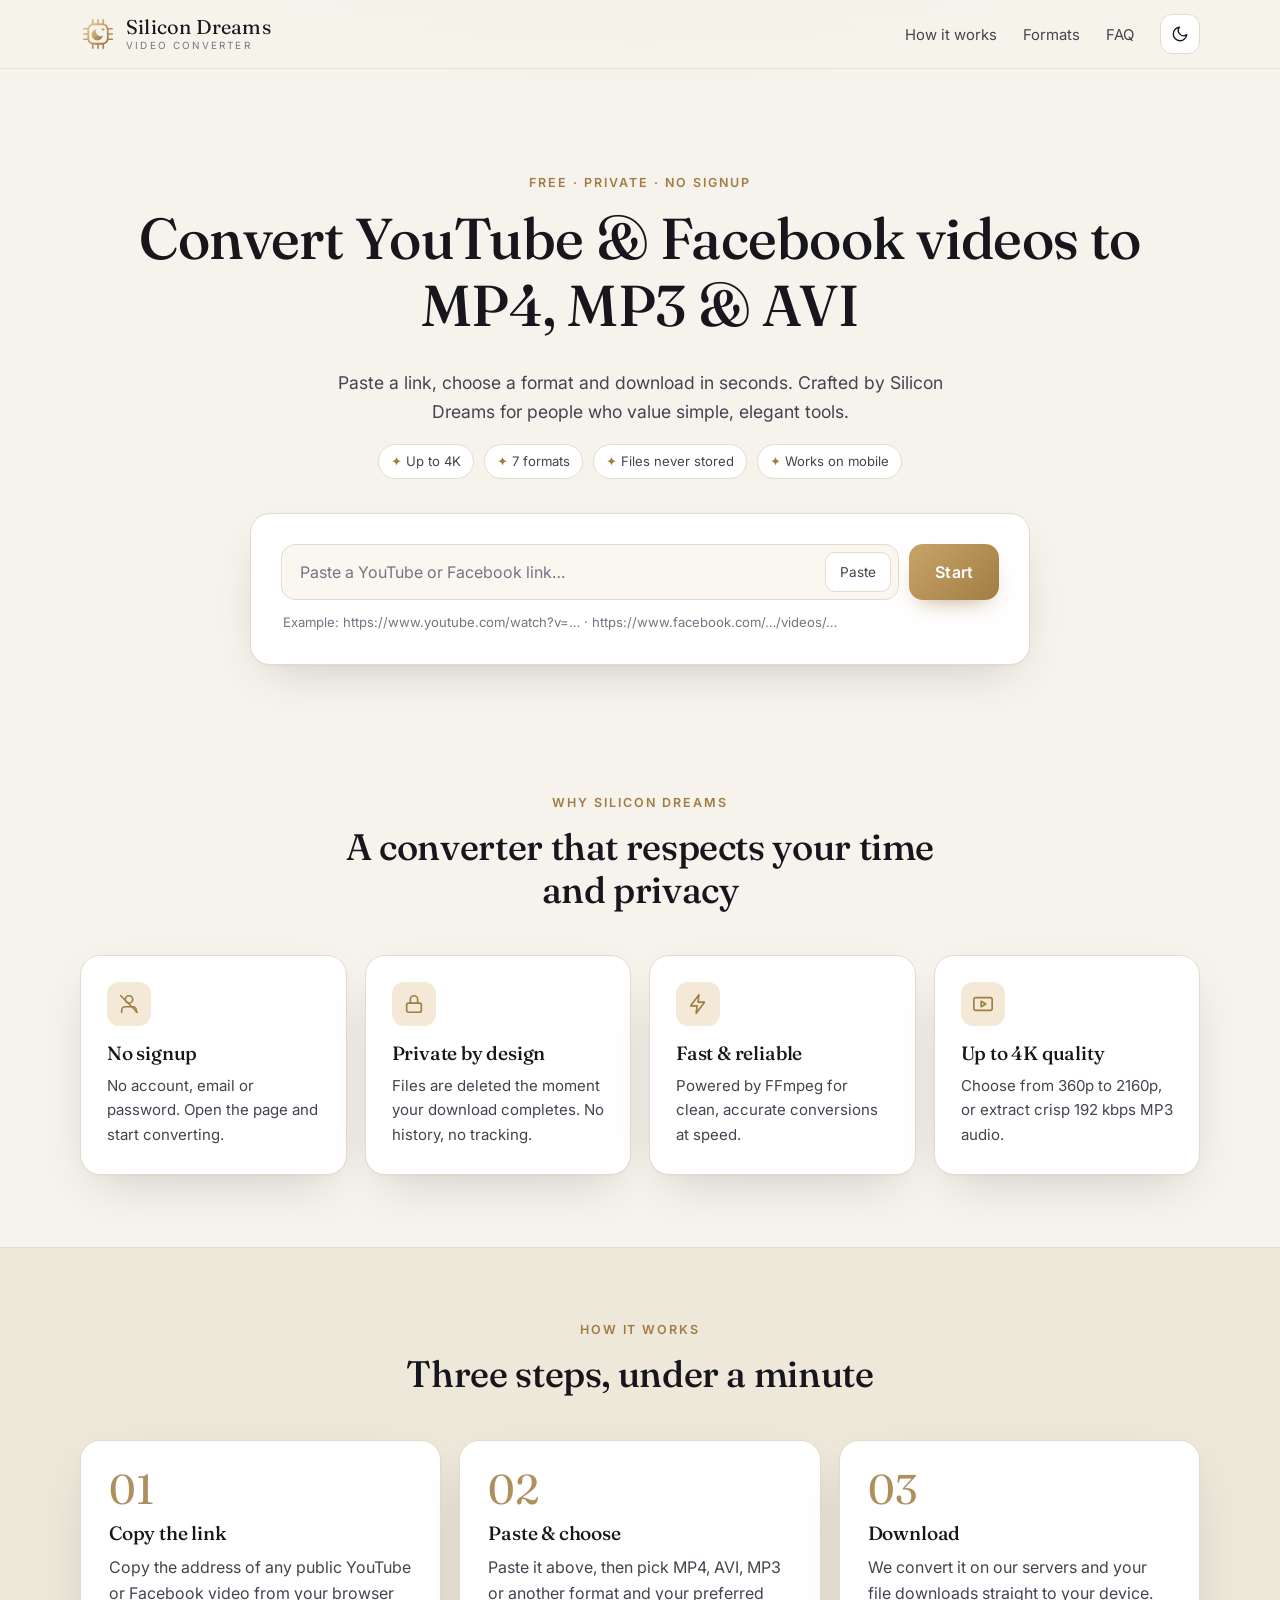
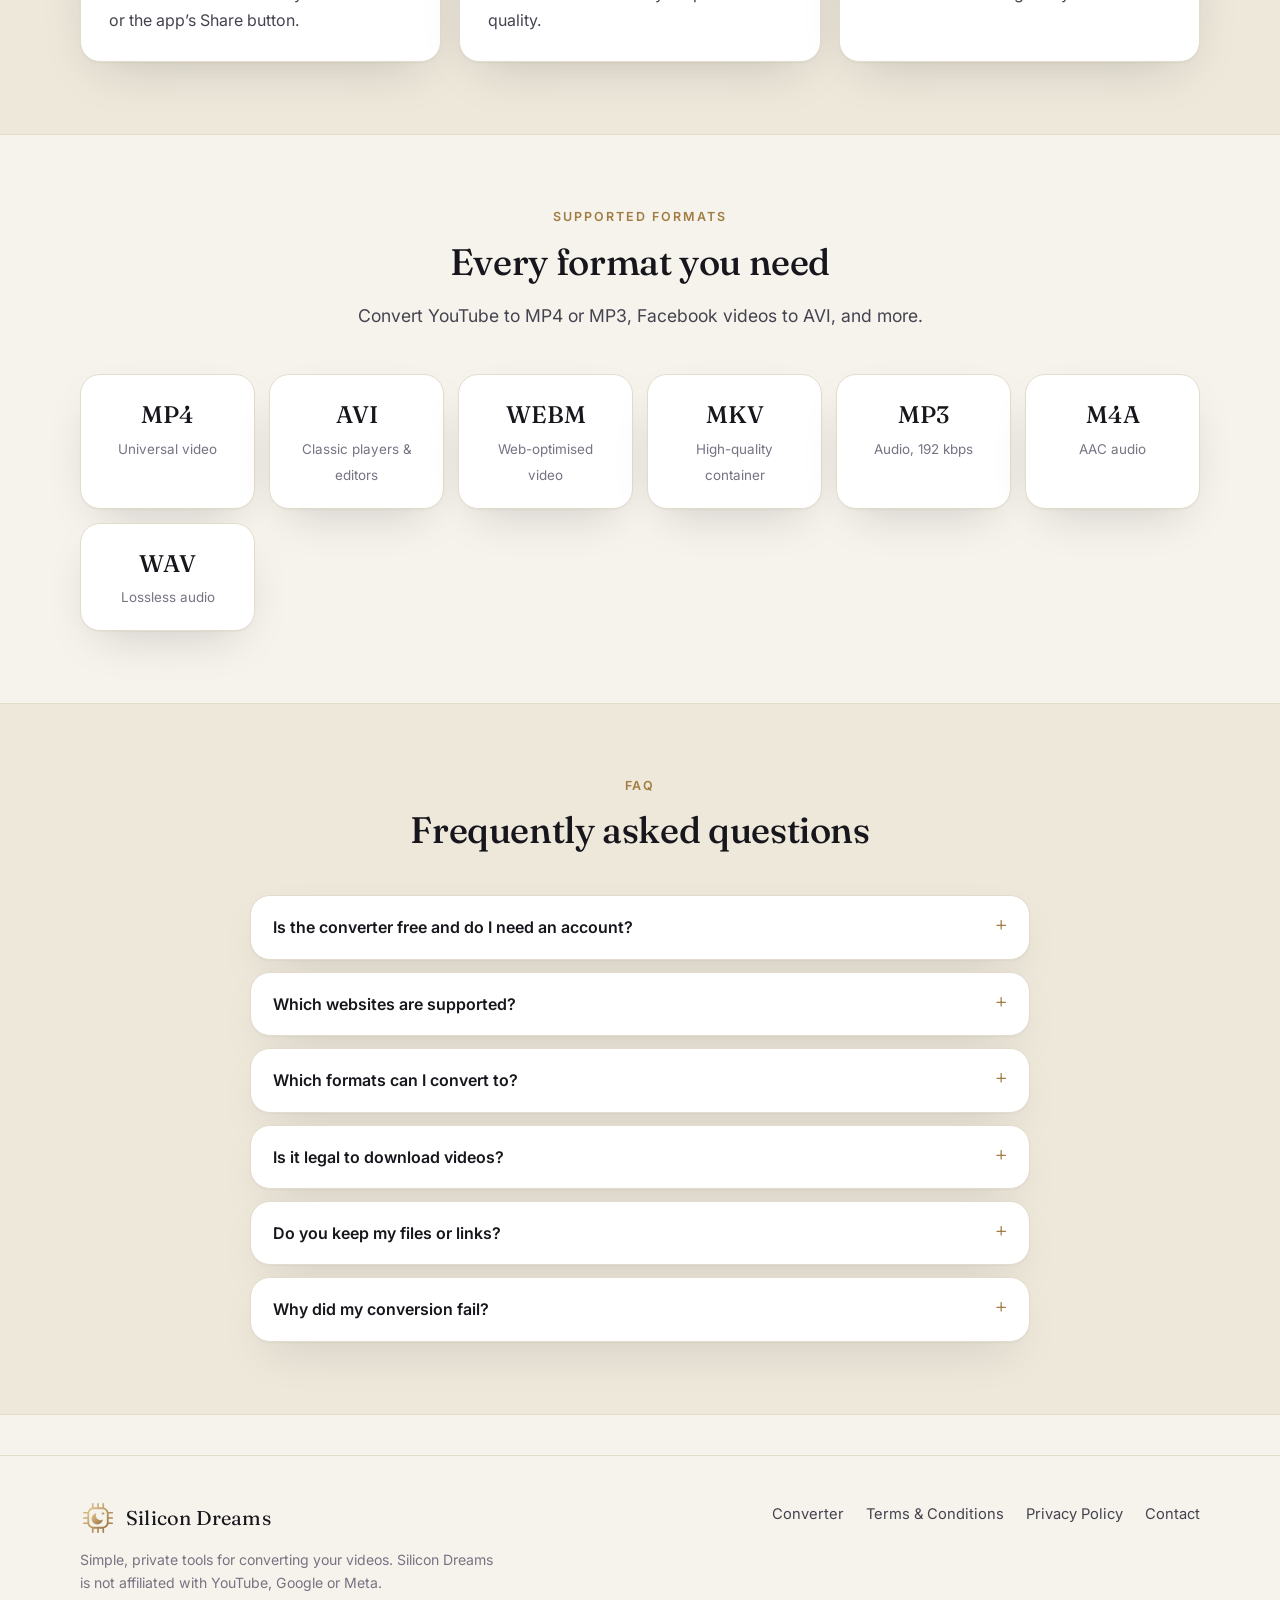
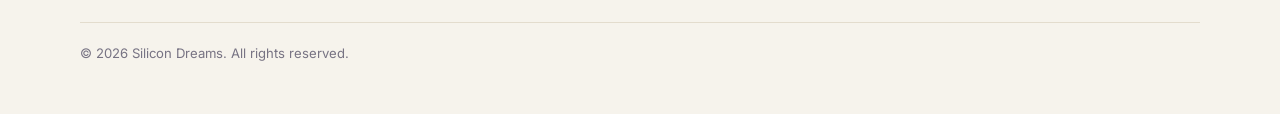
<file: index.html>
<!doctype html>
<html lang="en">
<head>
  <meta charset="utf-8">
  <meta name="viewport" content="width=device-width, initial-scale=1">
  <title>Free YouTube &amp; Facebook Video Converter – MP4, MP3, AVI | Silicon Dreams</title>
  <meta name="description" content="Convert YouTube and Facebook videos to MP4, MP3, AVI, WEBM, MKV, M4A and WAV online. Free, fast, private and no signup required. A Silicon Dreams tool.">
  <meta name="keywords" content="youtube to mp4, youtube to mp3, facebook video converter, video to avi, online video converter, no signup">
  <link rel="canonical" href="https://oles.co.in/video_convert/">
  <meta name="robots" content="index, follow, max-image-preview:large">
  <meta name="author" content="Silicon Dreams">
  <meta name="theme-color" content="#f6f3ec" media="(prefers-color-scheme: light)">
  <meta name="theme-color" content="#0d0d13" media="(prefers-color-scheme: dark)">

  <!-- Open Graph / Twitter -->
  <meta property="og:type" content="website">
  <meta property="og:site_name" content="Silicon Dreams">
  <meta property="og:title" content="Free YouTube & Facebook Video Converter – MP4, MP3, AVI">
  <meta property="og:description" content="Paste a link, pick a format, download. No signup, no stored files.">
  <meta property="og:url" content="https://oles.co.in/video_convert/">
  <meta property="og:image" content="https://oles.co.in/video_convert/og-image.png">
  <meta property="og:image:width" content="1200">
  <meta property="og:image:height" content="630">
  <meta name="twitter:card" content="summary_large_image">
  <meta name="twitter:title" content="Free YouTube & Facebook Video Converter">
  <meta name="twitter:description" content="Convert to MP4, MP3, AVI and more. No signup required.">
  <meta name="twitter:image" content="https://oles.co.in/video_convert/og-image.png">

  <link rel="icon" href="logo.svg" type="image/svg+xml">
  <link rel="apple-touch-icon" href="apple-touch-icon.png">
  <link rel="manifest" href="site.webmanifest">
  <link rel="preconnect" href="https://fonts.googleapis.com">
  <link rel="preconnect" href="https://fonts.gstatic.com" crossorigin>
  <link rel="stylesheet" href="https://fonts.googleapis.com/css2?family=Fraunces:opsz,wght@9..144,400;9..144,500&family=Inter:wght@400;500;600&display=swap">
  <link rel="stylesheet" href="style.css">
  <script src="theme.js"></script>

  <script type="application/ld+json">
  {
    "@context": "https://schema.org",
    "@graph": [
      {
        "@type": "Organization",
        "@id": "https://oles.co.in/video_convert/#org",
        "name": "Silicon Dreams",
        "url": "https://oles.co.in/video_convert/",
        "logo": "https://oles.co.in/video_convert/logo.svg"
      },
      {
        "@type": "WebSite",
        "@id": "https://oles.co.in/video_convert/#website",
        "url": "https://oles.co.in/video_convert/",
        "name": "Silicon Dreams Video Converter",
        "publisher": { "@id": "https://oles.co.in/video_convert/#org" }
      },
      {
        "@type": "WebApplication",
        "name": "Silicon Dreams Video Converter",
        "url": "https://oles.co.in/video_convert/",
        "applicationCategory": "MultimediaApplication",
        "operatingSystem": "Any",
        "browserRequirements": "Requires JavaScript",
        "offers": { "@type": "Offer", "price": "0", "priceCurrency": "USD" },
        "featureList": "YouTube to MP4, YouTube to MP3, Facebook video to MP4, AVI, WEBM, MKV, M4A, WAV conversion, no signup",
        "publisher": { "@id": "https://oles.co.in/video_convert/#org" }
      },
      {
        "@type": "FAQPage",
        "mainEntity": [
          { "@type": "Question", "name": "Is the converter free and do I need an account?",
            "acceptedAnswer": { "@type": "Answer", "text": "Yes, it is completely free and there is no signup, login or email required." } },
          { "@type": "Question", "name": "Which websites are supported?",
            "acceptedAnswer": { "@type": "Answer", "text": "Public YouTube videos and Shorts, and public Facebook videos and reels." } },
          { "@type": "Question", "name": "Which formats can I convert to?",
            "acceptedAnswer": { "@type": "Answer", "text": "Video: MP4, WEBM, MKV and AVI. Audio: MP3, M4A and WAV." } },
          { "@type": "Question", "name": "Is it legal to download videos?",
            "acceptedAnswer": { "@type": "Answer", "text": "Only download content you own, content you have permission to download, or content licensed for reuse such as Creative Commons or public-domain videos. You are responsible for respecting copyright and each platform's terms." } },
          { "@type": "Question", "name": "Do you keep my files or links?",
            "acceptedAnswer": { "@type": "Answer", "text": "No. Files are processed temporarily and deleted as soon as your download finishes. We do not keep a history of the links you convert." } },
          { "@type": "Question", "name": "Why did my conversion fail?",
            "acceptedAnswer": { "@type": "Answer", "text": "Private, age-restricted, members-only, region-locked and live videos cannot be converted, and very long videos may exceed our limits." } }
        ]
      }
    ]
  }
  </script>
</head>
<body>
  <a class="skip" href="#main">Skip to content</a>

  <header class="site-header">
    <nav class="wrap nav" aria-label="Main">
      <a class="brand" href="index.html" aria-label="Silicon Dreams home">
        <img src="logo.svg" alt="" width="36" height="36">
        <span class="brand-name">Silicon Dreams<small>Video Converter</small></span>
      </a>
      <ul class="nav-links">
        <li><a href="#how">How it works</a></li>
        <li><a href="#formats">Formats</a></li>
        <li><a href="#faq">FAQ</a></li>
        <li>
          <button class="icon-btn" id="themeToggle" type="button" aria-label="Toggle dark mode">
            <svg class="theme-moon" viewBox="0 0 24 24" fill="none" stroke="currentColor" stroke-width="1.8" stroke-linecap="round" stroke-linejoin="round"><path d="M21 12.8A9 9 0 1 1 11.2 3a7 7 0 0 0 9.8 9.8z"/></svg>
            <svg class="theme-sun" viewBox="0 0 24 24" fill="none" stroke="currentColor" stroke-width="1.8" stroke-linecap="round"><circle cx="12" cy="12" r="4.2"/><path d="M12 2v2M12 20v2M4.9 4.9l1.4 1.4M17.7 17.7l1.4 1.4M2 12h2M20 12h2M4.9 19.1l1.4-1.4M17.7 6.3l1.4-1.4"/></svg>
          </button>
        </li>
      </ul>
    </nav>
  </header>

  <main id="main">
    <section class="hero" aria-labelledby="hero-title">
      <div class="wrap">
        <p class="eyebrow">Free · Private · No signup</p>
        <h1 id="hero-title">Convert YouTube &amp; Facebook videos to MP4, MP3 &amp; AVI</h1>
        <p class="lede">Paste a link, choose a format and download in seconds. Crafted by Silicon Dreams for people who value simple, elegant tools.</p>
        <ul class="badges" aria-label="Highlights">
          <li>Up to 4K</li><li>7 formats</li><li>Files never stored</li><li>Works on mobile</li>
        </ul>

        <div class="card converter">
          <form id="convertForm" novalidate>
            <label class="sr-only" for="videoUrl">Video URL</label>
            <div class="url-row">
              <div class="url-field">
                <input id="videoUrl" name="url" type="url" inputmode="url" autocomplete="off" spellcheck="false"
                       placeholder="Paste a YouTube or Facebook link…" required>
                <button class="paste-btn" id="pasteBtn" type="button">Paste</button>
              </div>
              <button class="btn" id="fetchBtn" type="submit">Start</button>
            </div>
            <p class="hint">Example: https://www.youtube.com/watch?v=… · https://www.facebook.com/…/videos/…</p>
            <div class="alert" id="error" role="alert" hidden></div>

            <div class="result" id="result" hidden aria-live="polite">
              <div class="preview">
                <div class="thumb"><img id="thumb" src="logo.svg" alt="" loading="lazy" referrerpolicy="no-referrer"><span class="dur" id="duration" hidden></span></div>
                <div class="meta">
                  <span class="pill" id="platform">YouTube</span>
                  <h3 id="title">Video title</h3>
                  <p id="uploader"></p>
                </div>
              </div>

              <fieldset class="formats">
                <legend class="sr-only">Output format</legend>
                <div>
                  <p class="group-label">Video</p>
                  <div class="chips">
                    <label class="chip"><input type="radio" name="format" value="mp4" checked><span>MP4</span></label>
                    <label class="chip"><input type="radio" name="format" value="webm"><span>WEBM</span></label>
                    <label class="chip"><input type="radio" name="format" value="mkv"><span>MKV</span></label>
                    <label class="chip"><input type="radio" name="format" value="avi"><span>AVI</span></label>
                  </div>
                </div>
                <div>
                  <p class="group-label">Audio</p>
                  <div class="chips">
                    <label class="chip"><input type="radio" name="format" value="mp3"><span>MP3</span></label>
                    <label class="chip"><input type="radio" name="format" value="m4a"><span>M4A</span></label>
                    <label class="chip"><input type="radio" name="format" value="wav"><span>WAV</span></label>
                  </div>
                </div>
              </fieldset>

              <div class="options-row">
                <div class="select-wrap">
                  <label class="group-label" for="quality">Quality</label>
                  <select id="quality"><option value="best">Best available</option></select>
                </div>
                <button class="btn" id="convertBtn" type="button">Convert &amp; download</button>
              </div>

              <div class="progress" id="progress" hidden>
                <div class="bar" id="bar"><i></i></div>
                <div class="progress-text"><span id="progressText"></span><span id="progressPct"></span></div>
              </div>

              <p class="consent">By converting, you agree to our <a href="terms.html">Terms</a> and confirm you own this content or have permission to download it.</p>
            </div>
          </form>
        </div>
      </div>
    </section>

    <section aria-labelledby="why-title">
      <div class="wrap">
        <div class="section-head">
          <p class="eyebrow">Why Silicon Dreams</p>
          <h2 id="why-title">A converter that respects your time and privacy</h2>
        </div>
        <div class="grid-4">
          <article class="card feature">
            <div class="ico"><svg viewBox="0 0 24 24" fill="none" stroke="currentColor" stroke-width="1.8" stroke-linecap="round" stroke-linejoin="round"><path d="M20 21v-2a4 4 0 0 0-4-4H8a4 4 0 0 0-4 4v2"/><circle cx="12" cy="7" r="4"/><path d="M3 3l18 18"/></svg></div>
            <h3>No signup</h3>
            <p>No account, email or password. Open the page and start converting.</p>
          </article>
          <article class="card feature">
            <div class="ico"><svg viewBox="0 0 24 24" fill="none" stroke="currentColor" stroke-width="1.8" stroke-linecap="round" stroke-linejoin="round"><rect x="4" y="11" width="16" height="10" rx="2"/><path d="M8 11V7a4 4 0 0 1 8 0v4"/></svg></div>
            <h3>Private by design</h3>
            <p>Files are deleted the moment your download completes. No history, no tracking.</p>
          </article>
          <article class="card feature">
            <div class="ico"><svg viewBox="0 0 24 24" fill="none" stroke="currentColor" stroke-width="1.8" stroke-linecap="round" stroke-linejoin="round"><path d="M13 2L4 14h7l-1 8 9-12h-7z"/></svg></div>
            <h3>Fast &amp; reliable</h3>
            <p>Powered by FFmpeg for clean, accurate conversions at speed.</p>
          </article>
          <article class="card feature">
            <div class="ico"><svg viewBox="0 0 24 24" fill="none" stroke="currentColor" stroke-width="1.8" stroke-linecap="round" stroke-linejoin="round"><rect x="2" y="5" width="20" height="14" rx="2"/><path d="M10 9l5 3-5 3z"/></svg></div>
            <h3>Up to 4K quality</h3>
            <p>Choose from 360p to 2160p, or extract crisp 192&nbsp;kbps MP3 audio.</p>
          </article>
        </div>
      </div>
    </section>

    <section id="how" class="band" aria-labelledby="how-title">
      <div class="wrap">
        <div class="section-head">
          <p class="eyebrow">How it works</p>
          <h2 id="how-title">Three steps, under a minute</h2>
        </div>
        <ol class="grid-3" style="list-style:none;padding:0;margin:0">
          <li class="card step"><div class="num">01</div><h3>Copy the link</h3><p>Copy the address of any public YouTube or Facebook video from your browser or the app’s Share button.</p></li>
          <li class="card step"><div class="num">02</div><h3>Paste &amp; choose</h3><p>Paste it above, then pick MP4, AVI, MP3 or another format and your preferred quality.</p></li>
          <li class="card step"><div class="num">03</div><h3>Download</h3><p>We convert it on our servers and your file downloads straight to your device.</p></li>
        </ol>
      </div>
    </section>

    <section id="formats" aria-labelledby="formats-title">
      <div class="wrap">
        <div class="section-head">
          <p class="eyebrow">Supported formats</p>
          <h2 id="formats-title">Every format you need</h2>
          <p class="lede">Convert YouTube to MP4 or MP3, Facebook videos to AVI, and more.</p>
        </div>
        <div class="format-table">
          <div class="card fmt"><b>MP4</b><span>Universal video</span></div>
          <div class="card fmt"><b>AVI</b><span>Classic players &amp; editors</span></div>
          <div class="card fmt"><b>WEBM</b><span>Web-optimised video</span></div>
          <div class="card fmt"><b>MKV</b><span>High-quality container</span></div>
          <div class="card fmt"><b>MP3</b><span>Audio, 192 kbps</span></div>
          <div class="card fmt"><b>M4A</b><span>AAC audio</span></div>
          <div class="card fmt"><b>WAV</b><span>Lossless audio</span></div>
        </div>
      </div>
    </section>

    <section id="faq" class="band" aria-labelledby="faq-title">
      <div class="wrap">
        <div class="section-head">
          <p class="eyebrow">FAQ</p>
          <h2 id="faq-title">Frequently asked questions</h2>
        </div>
        <div class="faq">
          <details class="card"><summary>Is the converter free and do I need an account?</summary><p>Yes, it is completely free and there is no signup, login or email required.</p></details>
          <details class="card"><summary>Which websites are supported?</summary><p>Public YouTube videos and Shorts, and public Facebook videos and reels.</p></details>
          <details class="card"><summary>Which formats can I convert to?</summary><p>Video: MP4, WEBM, MKV and AVI. Audio: MP3, M4A and WAV.</p></details>
          <details class="card"><summary>Is it legal to download videos?</summary><p>Only download content you own, content you have permission to download, or content licensed for reuse such as Creative Commons or public-domain videos. You are responsible for respecting copyright and each platform's terms.</p></details>
          <details class="card"><summary>Do you keep my files or links?</summary><p>No. Files are processed temporarily and deleted as soon as your download finishes. We do not keep a history of the links you convert. See our <a href="privacy.html">Privacy Policy</a>.</p></details>
          <details class="card"><summary>Why did my conversion fail?</summary><p>Private, age-restricted, members-only, region-locked and live videos cannot be converted, and very long videos may exceed our limits.</p></details>
        </div>
      </div>
    </section>
  </main>

  <footer class="site-footer">
    <div class="wrap">
      <div class="footer-grid">
        <div>
          <a class="brand" href="index.html"><img src="logo.svg" alt="" width="32" height="32"><span class="brand-name">Silicon Dreams</span></a>
          <p>Simple, private tools for converting your videos. Silicon Dreams is not affiliated with YouTube, Google or Meta.</p>
        </div>
        <ul class="footer-links">
          <li><a href="index.html">Converter</a></li>
          <li><a href="terms.html">Terms &amp; Conditions</a></li>
          <li><a href="privacy.html">Privacy Policy</a></li>
          <li><a href="mailto:support@example.com">Contact</a></li>
        </ul>
      </div>
      <p class="copyright">© <span data-year>2026</span> Silicon Dreams. All rights reserved.</p>
    </div>
  </footer>

  <script src="config.js"></script>
  <script src="script.js" defer></script>
</body>
</html>
</file>
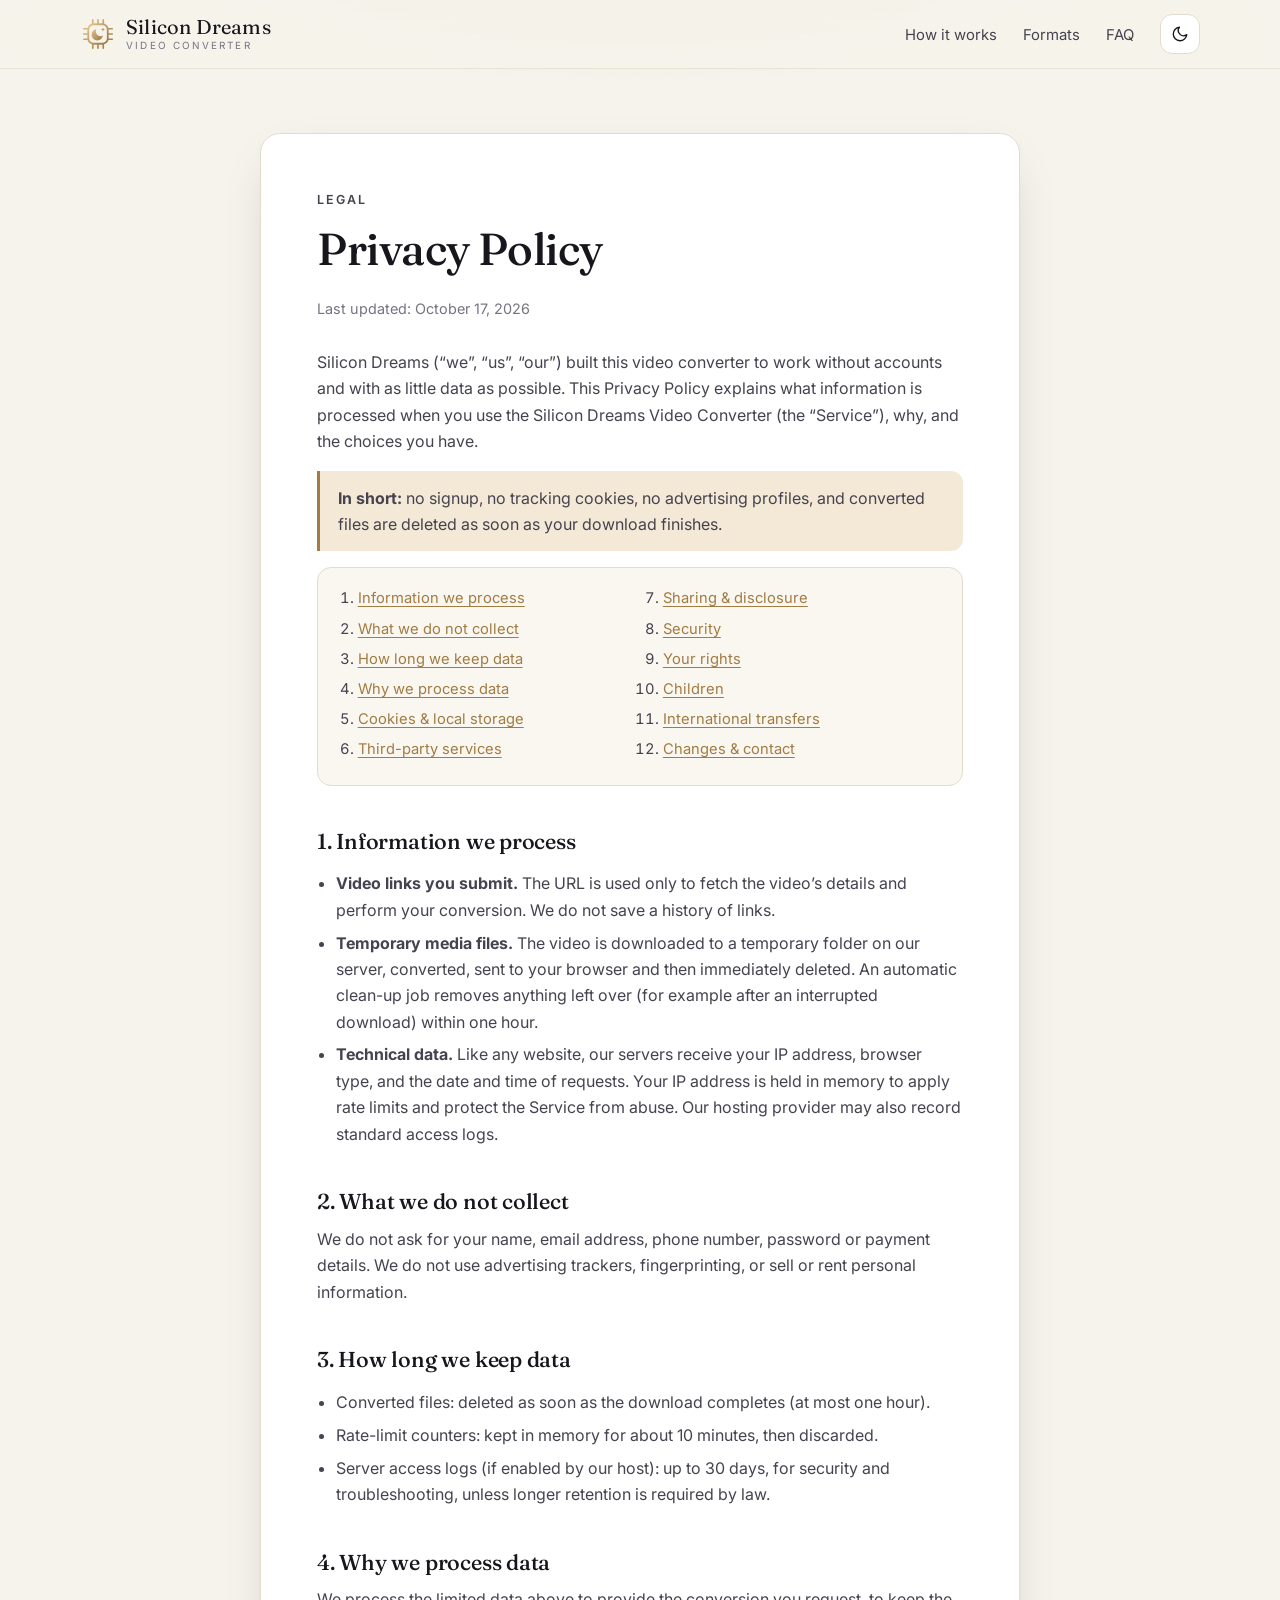
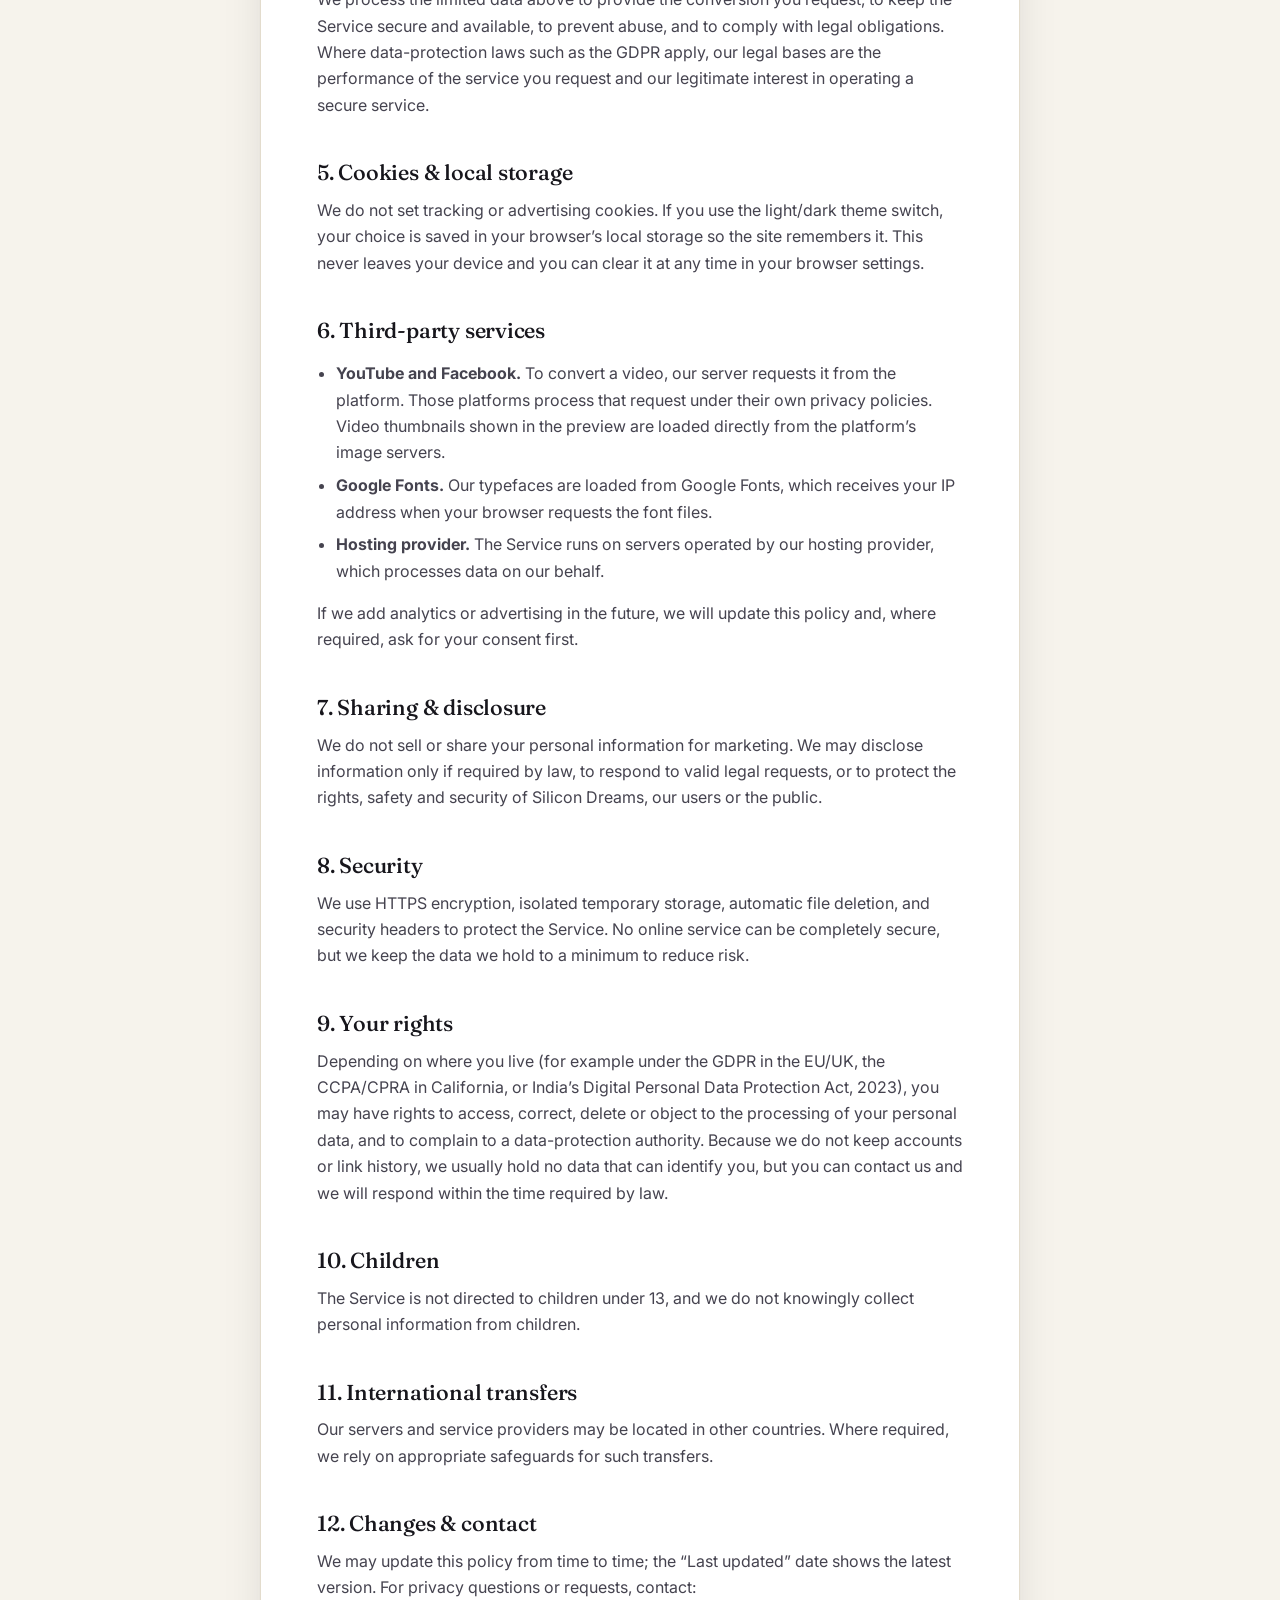
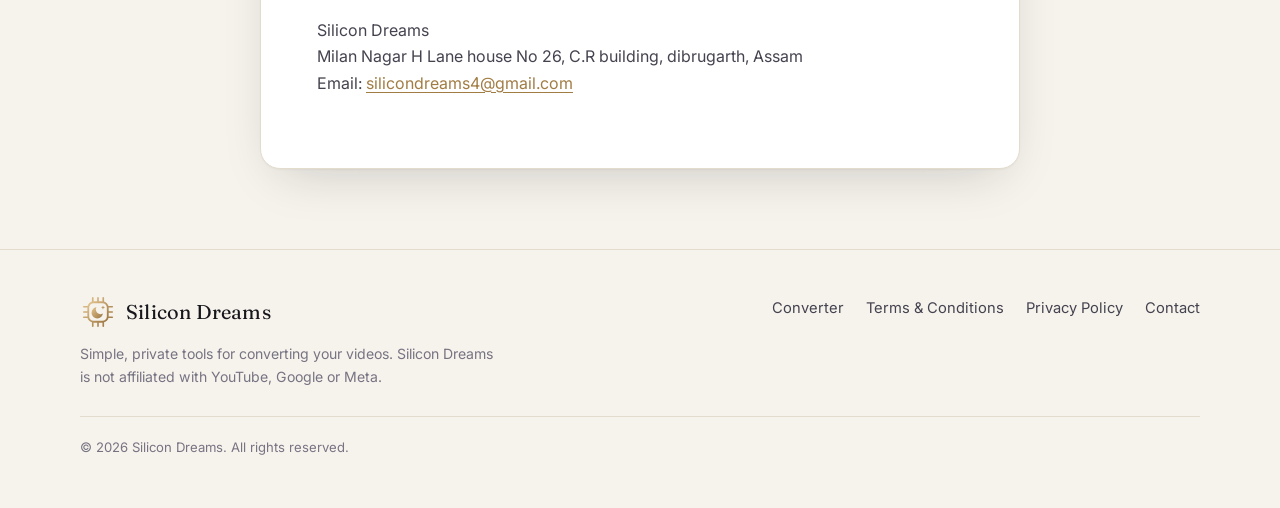
<file: privacy.html>
<!doctype html>
<html lang="en">
<head>
  <meta charset="utf-8">
  <meta name="viewport" content="width=device-width, initial-scale=1">
  <title>Privacy Policy | Silicon Dreams Video Converter</title>
  <meta name="description" content="How Silicon Dreams handles data: no accounts, no stored files, minimal logs.">
  <link rel="canonical" href="https://oles.co.in/video_convert/privacy.html">
  <meta name="robots" content="index, follow">
  <meta name="theme-color" content="#f6f3ec" media="(prefers-color-scheme: light)">
  <meta name="theme-color" content="#0d0d13" media="(prefers-color-scheme: dark)">
  <meta property="og:type" content="website">
  <meta property="og:site_name" content="Silicon Dreams">
  <meta property="og:title" content="Privacy Policy | Silicon Dreams Video Converter">
  <meta property="og:description" content="How Silicon Dreams handles data: no accounts, no stored files, minimal logs.">
  <meta property="og:url" content="https://oles.co.in/video_convert/privacy.html">
  <meta property="og:image" content="https://oles.co.in/video_convert/og-image.png">
  <link rel="icon" href="logo.svg" type="image/svg+xml">
  <link rel="apple-touch-icon" href="apple-touch-icon.png">
  <link rel="manifest" href="site.webmanifest">
  <link rel="preconnect" href="https://fonts.googleapis.com">
  <link rel="preconnect" href="https://fonts.gstatic.com" crossorigin>
  <link rel="stylesheet" href="https://fonts.googleapis.com/css2?family=Fraunces:opsz,wght@9..144,400;9..144,500&family=Inter:wght@400;500;600&display=swap">
  <link rel="stylesheet" href="style.css">
  <script src="theme.js"></script>
</head>
<body>
  <a class="skip" href="#main">Skip to content</a>
  <header class="site-header">
    <nav class="wrap nav" aria-label="Main">
      <a class="brand" href="index.html" aria-label="Silicon Dreams home">
        <img src="logo.svg" alt="" width="36" height="36">
        <span class="brand-name">Silicon Dreams<small>Video Converter</small></span>
      </a>
      <ul class="nav-links">
        <li><a href="index.html#how">How it works</a></li>
        <li><a href="index.html#formats">Formats</a></li>
        <li><a href="index.html#faq">FAQ</a></li>
        <li>
          <button class="icon-btn" id="themeToggle" type="button" aria-label="Toggle dark mode">
            <svg class="theme-moon" viewBox="0 0 24 24" fill="none" stroke="currentColor" stroke-width="1.8" stroke-linecap="round" stroke-linejoin="round"><path d="M21 12.8A9 9 0 1 1 11.2 3a7 7 0 0 0 9.8 9.8z"/></svg>
            <svg class="theme-sun" viewBox="0 0 24 24" fill="none" stroke="currentColor" stroke-width="1.8" stroke-linecap="round"><circle cx="12" cy="12" r="4.2"/><path d="M12 2v2M12 20v2M4.9 4.9l1.4 1.4M17.7 17.7l1.4 1.4M2 12h2M20 12h2M4.9 19.1l1.4-1.4M17.7 6.3l1.4-1.4"/></svg>
          </button>
        </li>
      </ul>
    </nav>
  </header>

  <main id="main">
    <section class="legal">
      <div class="wrap">
        <article class="card">
          <p class="eyebrow">Legal</p>
          <h1>Privacy Policy</h1>
          <p class="updated">Last updated: October 17, 2026</p>

          <p>Silicon Dreams (“we”, “us”, “our”) built this video converter to work without accounts and with as little data as possible. This Privacy Policy explains what information is processed when you use the Silicon Dreams Video Converter (the “Service”), why, and the choices you have.</p>

          <p class="callout"><strong>In short:</strong> no signup, no tracking cookies, no advertising profiles, and converted files are deleted as soon as your download finishes.</p>

          <nav class="toc" aria-label="Contents">
            <ol>
              <li><a href="#p1">Information we process</a></li>
              <li><a href="#p2">What we do not collect</a></li>
              <li><a href="#p3">How long we keep data</a></li>
              <li><a href="#p4">Why we process data</a></li>
              <li><a href="#p5">Cookies &amp; local storage</a></li>
              <li><a href="#p6">Third-party services</a></li>
              <li><a href="#p7">Sharing &amp; disclosure</a></li>
              <li><a href="#p8">Security</a></li>
              <li><a href="#p9">Your rights</a></li>
              <li><a href="#p10">Children</a></li>
              <li><a href="#p11">International transfers</a></li>
              <li><a href="#p12">Changes &amp; contact</a></li>
            </ol>
          </nav>

          <h2 id="p1">1. Information we process</h2>
          <ul>
            <li><strong>Video links you submit.</strong> The URL is used only to fetch the video’s details and perform your conversion. We do not save a history of links.</li>
            <li><strong>Temporary media files.</strong> The video is downloaded to a temporary folder on our server, converted, sent to your browser and then immediately deleted. An automatic clean-up job removes anything left over (for example after an interrupted download) within one hour.</li>
            <li><strong>Technical data.</strong> Like any website, our servers receive your IP address, browser type, and the date and time of requests. Your IP address is held in memory to apply rate limits and protect the Service from abuse. Our hosting provider may also record standard access logs.</li>
          </ul>

          <h2 id="p2">2. What we do not collect</h2>
          <p>We do not ask for your name, email address, phone number, password or payment details. We do not use advertising trackers, fingerprinting, or sell or rent personal information.</p>

          <h2 id="p3">3. How long we keep data</h2>
          <ul>
            <li>Converted files: deleted as soon as the download completes (at most one hour).</li>
            <li>Rate-limit counters: kept in memory for about 10 minutes, then discarded.</li>
            <li>Server access logs (if enabled by our host): up to 30 days, for security and troubleshooting, unless longer retention is required by law.</li>
          </ul>

          <h2 id="p4">4. Why we process data</h2>
          <p>We process the limited data above to provide the conversion you request, to keep the Service secure and available, to prevent abuse, and to comply with legal obligations. Where data-protection laws such as the GDPR apply, our legal bases are the performance of the service you request and our legitimate interest in operating a secure service.</p>

          <h2 id="p5">5. Cookies &amp; local storage</h2>
          <p>We do not set tracking or advertising cookies. If you use the light/dark theme switch, your choice is saved in your browser’s local storage so the site remembers it. This never leaves your device and you can clear it at any time in your browser settings.</p>

          <h2 id="p6">6. Third-party services</h2>
          <ul>
            <li><strong>YouTube and Facebook.</strong> To convert a video, our server requests it from the platform. Those platforms process that request under their own privacy policies. Video thumbnails shown in the preview are loaded directly from the platform’s image servers.</li>
            <li><strong>Google Fonts.</strong> Our typefaces are loaded from Google Fonts, which receives your IP address when your browser requests the font files.</li>
            <li><strong>Hosting provider.</strong> The Service runs on servers operated by our hosting provider, which processes data on our behalf.</li>
          </ul>
          <p>If we add analytics or advertising in the future, we will update this policy and, where required, ask for your consent first.</p>

          <h2 id="p7">7. Sharing &amp; disclosure</h2>
          <p>We do not sell or share your personal information for marketing. We may disclose information only if required by law, to respond to valid legal requests, or to protect the rights, safety and security of Silicon Dreams, our users or the public.</p>

          <h2 id="p8">8. Security</h2>
          <p>We use HTTPS encryption, isolated temporary storage, automatic file deletion, and security headers to protect the Service. No online service can be completely secure, but we keep the data we hold to a minimum to reduce risk.</p>

          <h2 id="p9">9. Your rights</h2>
          <p>Depending on where you live (for example under the GDPR in the EU/UK, the CCPA/CPRA in California, or India’s Digital Personal Data Protection Act, 2023), you may have rights to access, correct, delete or object to the processing of your personal data, and to complain to a data-protection authority. Because we do not keep accounts or link history, we usually hold no data that can identify you, but you can contact us and we will respond within the time required by law.</p>

          <h2 id="p10">10. Children</h2>
          <p>The Service is not directed to children under 13, and we do not knowingly collect personal information from children.</p>

          <h2 id="p11">11. International transfers</h2>
          <p>Our servers and service providers may be located in other countries. Where required, we rely on appropriate safeguards for such transfers.</p>

          <h2 id="p12">12. Changes &amp; contact</h2>
          <p>We may update this policy from time to time; the “Last updated” date shows the latest version. For privacy questions or requests, contact:</p>
          <p>Silicon Dreams<br>Milan Nagar H Lane house No 26, C.R building, dibrugarth, Assam<br>Email: <a href="mailto:silicondreams4@gmail.com">silicondreams4@gmail.com</a></p>
        </article>
      </div>
    </section>
  </main>

  <footer class="site-footer">
    <div class="wrap">
      <div class="footer-grid">
        <div>
          <a class="brand" href="index.html"><img src="logo.svg" alt="" width="32" height="32"><span class="brand-name">Silicon Dreams</span></a>
          <p>Simple, private tools for converting your videos. Silicon Dreams is not affiliated with YouTube, Google or Meta.</p>
        </div>
        <ul class="footer-links">
          <li><a href="index.html">Converter</a></li>
          <li><a href="terms.html">Terms &amp; Conditions</a></li>
          <li><a href="privacy.html">Privacy Policy</a></li>
          <li><a href="mailto:silicondreams4@gmail.com">Contact</a></li>
        </ul>
      </div>
      <p class="copyright">© <span data-year>2026</span> Silicon Dreams. All rights reserved.</p>
    </div>
  </footer>

  <script src="script.js" defer></script>
</body>
</html>
</file>
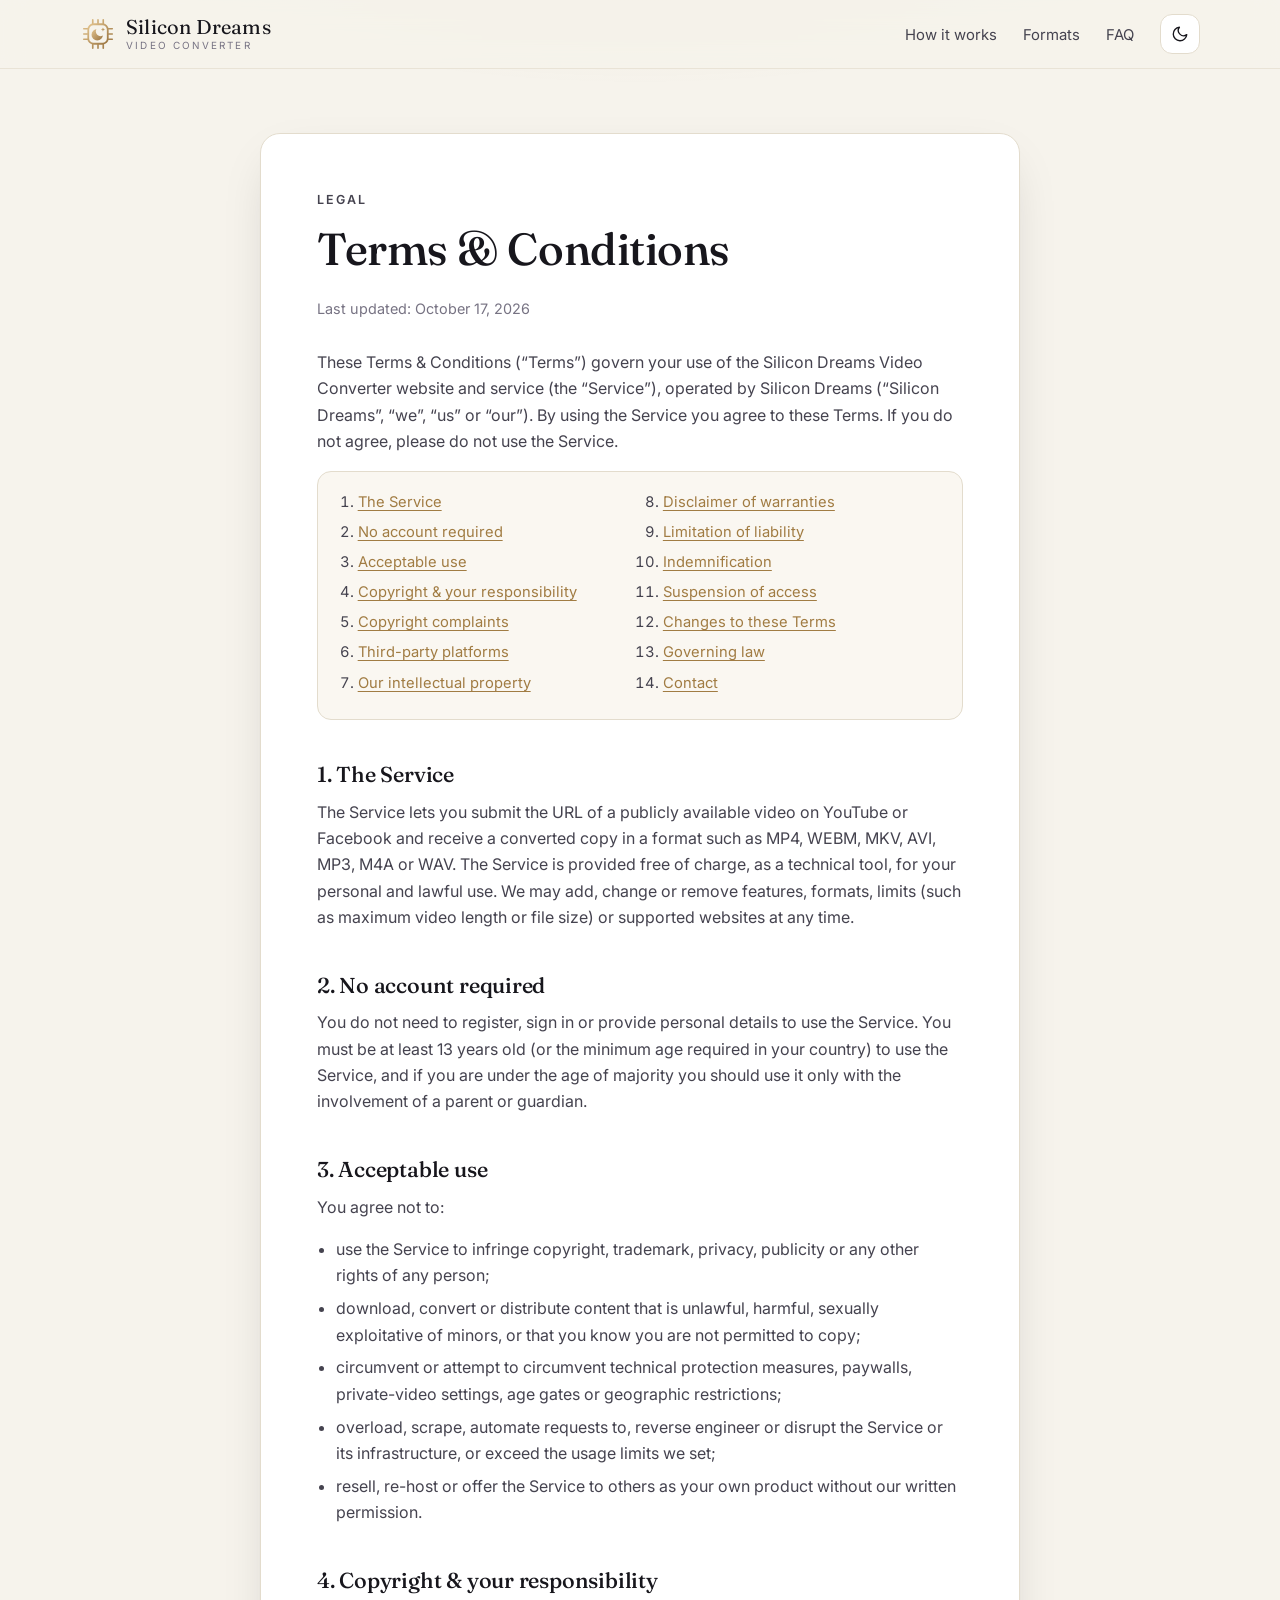
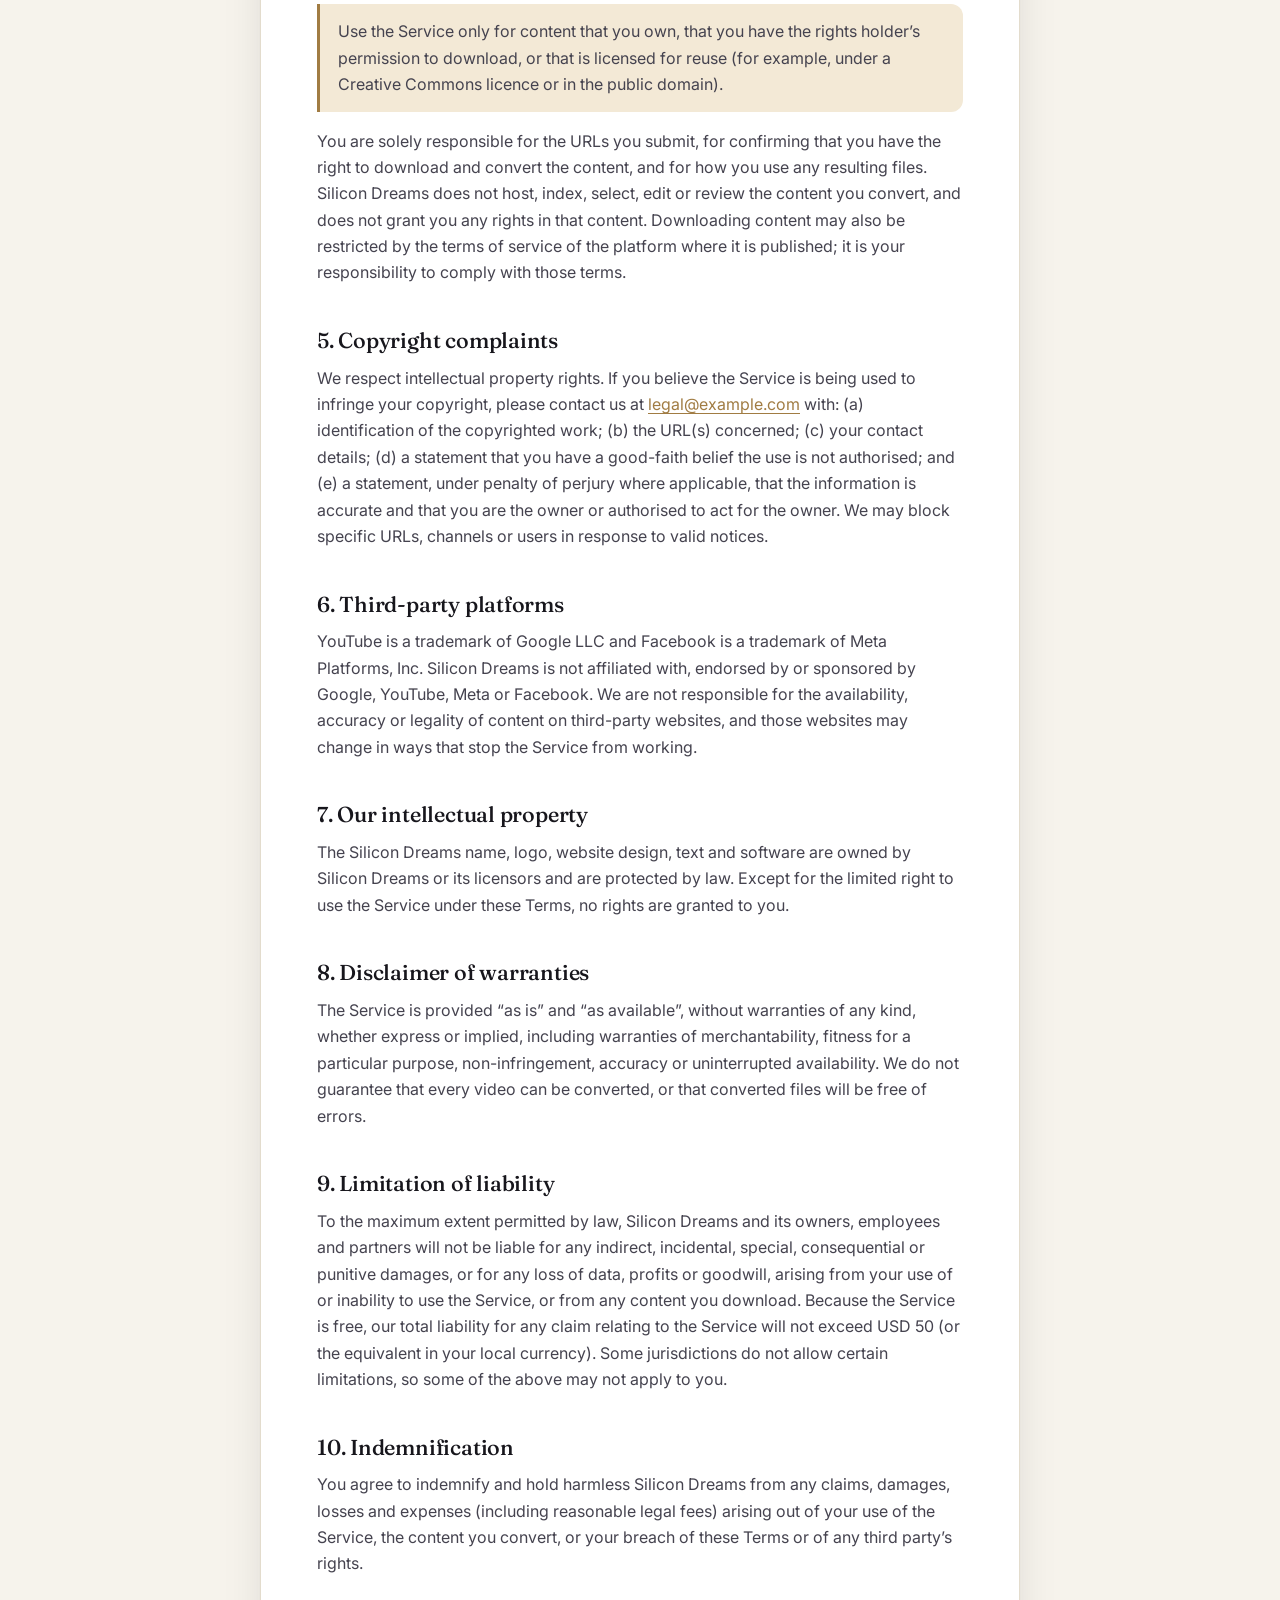
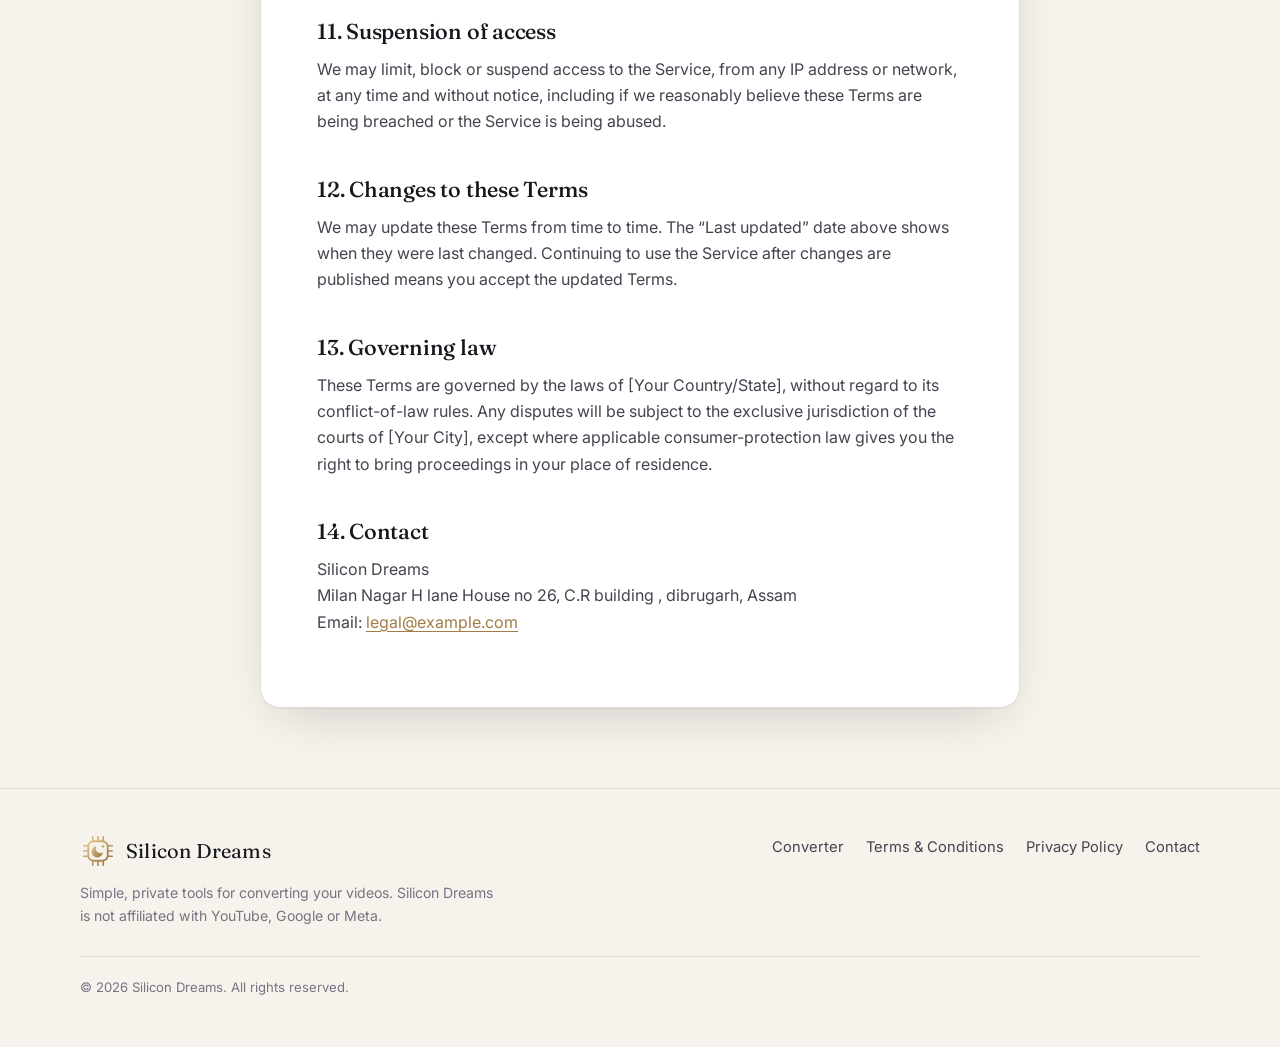
<file: terms.html>
<!doctype html>
<html lang="en">
<head>
  <meta charset="utf-8">
  <meta name="viewport" content="width=device-width, initial-scale=1">
  <title>Terms &amp; Conditions | Silicon Dreams Video Converter</title>
  <meta name="description" content="The terms and conditions for using the Silicon Dreams online video converter.">
  <link rel="canonical" href="https://oles.co.in/video_convert/terms.html">
  <meta name="robots" content="index, follow">
  <meta name="theme-color" content="#f6f3ec" media="(prefers-color-scheme: light)">
  <meta name="theme-color" content="#0d0d13" media="(prefers-color-scheme: dark)">
  <meta property="og:type" content="website">
  <meta property="og:site_name" content="Silicon Dreams">
  <meta property="og:title" content="Terms &amp; Conditions | Silicon Dreams Video Converter">
  <meta property="og:description" content="The terms and conditions for using the Silicon Dreams online video converter.">
  <meta property="og:url" content="https://oles.co.in/video_convert/terms.html">
  <meta property="og:image" content="https://oles.co.in/video_convert/og-image.png">
  <link rel="icon" href="logo.svg" type="image/svg+xml">
  <link rel="apple-touch-icon" href="apple-touch-icon.png">
  <link rel="manifest" href="site.webmanifest">
  <link rel="preconnect" href="https://fonts.googleapis.com">
  <link rel="preconnect" href="https://fonts.gstatic.com" crossorigin>
  <link rel="stylesheet" href="https://fonts.googleapis.com/css2?family=Fraunces:opsz,wght@9..144,400;9..144,500&family=Inter:wght@400;500;600&display=swap">
  <link rel="stylesheet" href="style.css">
  <script src="theme.js"></script>
</head>
<body>
  <a class="skip" href="#main">Skip to content</a>
  <header class="site-header">
    <nav class="wrap nav" aria-label="Main">
      <a class="brand" href="index.html" aria-label="Silicon Dreams home">
        <img src="logo.svg" alt="" width="36" height="36">
        <span class="brand-name">Silicon Dreams<small>Video Converter</small></span>
      </a>
      <ul class="nav-links">
        <li><a href="index.html#how">How it works</a></li>
        <li><a href="index.html#formats">Formats</a></li>
        <li><a href="index.html#faq">FAQ</a></li>
        <li>
          <button class="icon-btn" id="themeToggle" type="button" aria-label="Toggle dark mode">
            <svg class="theme-moon" viewBox="0 0 24 24" fill="none" stroke="currentColor" stroke-width="1.8" stroke-linecap="round" stroke-linejoin="round"><path d="M21 12.8A9 9 0 1 1 11.2 3a7 7 0 0 0 9.8 9.8z"/></svg>
            <svg class="theme-sun" viewBox="0 0 24 24" fill="none" stroke="currentColor" stroke-width="1.8" stroke-linecap="round"><circle cx="12" cy="12" r="4.2"/><path d="M12 2v2M12 20v2M4.9 4.9l1.4 1.4M17.7 17.7l1.4 1.4M2 12h2M20 12h2M4.9 19.1l1.4-1.4M17.7 6.3l1.4-1.4"/></svg>
          </button>
        </li>
      </ul>
    </nav>
  </header>

  <main id="main">
    <section class="legal">
      <div class="wrap">
        <article class="card">
          <p class="eyebrow">Legal</p>
          <h1>Terms &amp; Conditions</h1>
          <p class="updated">Last updated: October 17, 2026</p>

          <p>These Terms &amp; Conditions (“Terms”) govern your use of the Silicon Dreams Video Converter website and service (the “Service”), operated by Silicon Dreams (“Silicon Dreams”, “we”, “us” or “our”). By using the Service you agree to these Terms. If you do not agree, please do not use the Service.</p>

          <nav class="toc" aria-label="Contents">
            <ol>
              <li><a href="#t1">The Service</a></li>
              <li><a href="#t2">No account required</a></li>
              <li><a href="#t3">Acceptable use</a></li>
              <li><a href="#t4">Copyright &amp; your responsibility</a></li>
              <li><a href="#t5">Copyright complaints</a></li>
              <li><a href="#t6">Third-party platforms</a></li>
              <li><a href="#t7">Our intellectual property</a></li>
              <li><a href="#t8">Disclaimer of warranties</a></li>
              <li><a href="#t9">Limitation of liability</a></li>
              <li><a href="#t10">Indemnification</a></li>
              <li><a href="#t11">Suspension of access</a></li>
              <li><a href="#t12">Changes to these Terms</a></li>
              <li><a href="#t13">Governing law</a></li>
              <li><a href="#t14">Contact</a></li>
            </ol>
          </nav>

          <h2 id="t1">1. The Service</h2>
          <p>The Service lets you submit the URL of a publicly available video on YouTube or Facebook and receive a converted copy in a format such as MP4, WEBM, MKV, AVI, MP3, M4A or WAV. The Service is provided free of charge, as a technical tool, for your personal and lawful use. We may add, change or remove features, formats, limits (such as maximum video length or file size) or supported websites at any time.</p>

          <h2 id="t2">2. No account required</h2>
          <p>You do not need to register, sign in or provide personal details to use the Service. You must be at least 13 years old (or the minimum age required in your country) to use the Service, and if you are under the age of majority you should use it only with the involvement of a parent or guardian.</p>

          <h2 id="t3">3. Acceptable use</h2>
          <p>You agree not to:</p>
          <ul>
            <li>use the Service to infringe copyright, trademark, privacy, publicity or any other rights of any person;</li>
            <li>download, convert or distribute content that is unlawful, harmful, sexually exploitative of minors, or that you know you are not permitted to copy;</li>
            <li>circumvent or attempt to circumvent technical protection measures, paywalls, private-video settings, age gates or geographic restrictions;</li>
            <li>overload, scrape, automate requests to, reverse engineer or disrupt the Service or its infrastructure, or exceed the usage limits we set;</li>
            <li>resell, re-host or offer the Service to others as your own product without our written permission.</li>
          </ul>

          <h2 id="t4">4. Copyright &amp; your responsibility</h2>
          <p class="callout">Use the Service only for content that you own, that you have the rights holder’s permission to download, or that is licensed for reuse (for example, under a Creative Commons licence or in the public domain).</p>
          <p>You are solely responsible for the URLs you submit, for confirming that you have the right to download and convert the content, and for how you use any resulting files. Silicon Dreams does not host, index, select, edit or review the content you convert, and does not grant you any rights in that content. Downloading content may also be restricted by the terms of service of the platform where it is published; it is your responsibility to comply with those terms.</p>

          <h2 id="t5">5. Copyright complaints</h2>
          <p>We respect intellectual property rights. If you believe the Service is being used to infringe your copyright, please contact us at <a href="mailto:legal@example.com">legal@example.com</a> with: (a) identification of the copyrighted work; (b) the URL(s) concerned; (c) your contact details; (d) a statement that you have a good-faith belief the use is not authorised; and (e) a statement, under penalty of perjury where applicable, that the information is accurate and that you are the owner or authorised to act for the owner. We may block specific URLs, channels or users in response to valid notices.</p>

          <h2 id="t6">6. Third-party platforms</h2>
          <p>YouTube is a trademark of Google LLC and Facebook is a trademark of Meta Platforms, Inc. Silicon Dreams is not affiliated with, endorsed by or sponsored by Google, YouTube, Meta or Facebook. We are not responsible for the availability, accuracy or legality of content on third-party websites, and those websites may change in ways that stop the Service from working.</p>

          <h2 id="t7">7. Our intellectual property</h2>
          <p>The Silicon Dreams name, logo, website design, text and software are owned by Silicon Dreams or its licensors and are protected by law. Except for the limited right to use the Service under these Terms, no rights are granted to you.</p>

          <h2 id="t8">8. Disclaimer of warranties</h2>
          <p>The Service is provided “as is” and “as available”, without warranties of any kind, whether express or implied, including warranties of merchantability, fitness for a particular purpose, non-infringement, accuracy or uninterrupted availability. We do not guarantee that every video can be converted, or that converted files will be free of errors.</p>

          <h2 id="t9">9. Limitation of liability</h2>
          <p>To the maximum extent permitted by law, Silicon Dreams and its owners, employees and partners will not be liable for any indirect, incidental, special, consequential or punitive damages, or for any loss of data, profits or goodwill, arising from your use of or inability to use the Service, or from any content you download. Because the Service is free, our total liability for any claim relating to the Service will not exceed USD 50 (or the equivalent in your local currency). Some jurisdictions do not allow certain limitations, so some of the above may not apply to you.</p>

          <h2 id="t10">10. Indemnification</h2>
          <p>You agree to indemnify and hold harmless Silicon Dreams from any claims, damages, losses and expenses (including reasonable legal fees) arising out of your use of the Service, the content you convert, or your breach of these Terms or of any third party’s rights.</p>

          <h2 id="t11">11. Suspension of access</h2>
          <p>We may limit, block or suspend access to the Service, from any IP address or network, at any time and without notice, including if we reasonably believe these Terms are being breached or the Service is being abused.</p>

          <h2 id="t12">12. Changes to these Terms</h2>
          <p>We may update these Terms from time to time. The “Last updated” date above shows when they were last changed. Continuing to use the Service after changes are published means you accept the updated Terms.</p>

          <h2 id="t13">13. Governing law</h2>
          <p>These Terms are governed by the laws of [Your Country/State], without regard to its conflict-of-law rules. Any disputes will be subject to the exclusive jurisdiction of the courts of [Your City], except where applicable consumer-protection law gives you the right to bring proceedings in your place of residence.</p>

          <h2 id="t14">14. Contact</h2>
          <p>Silicon Dreams<br>Milan Nagar H lane House no 26, C.R building , dibrugarh, Assam<br>Email: <a href="mailto:silicondreams4@gmail.com">legal@example.com</a></p>
        </article>
      </div>
    </section>
  </main>

  <footer class="site-footer">
    <div class="wrap">
      <div class="footer-grid">
        <div>
          <a class="brand" href="index.html"><img src="logo.svg" alt="" width="32" height="32"><span class="brand-name">Silicon Dreams</span></a>
          <p>Simple, private tools for converting your videos. Silicon Dreams is not affiliated with YouTube, Google or Meta.</p>
        </div>
        <ul class="footer-links">
          <li><a href="index.html">Converter</a></li>
          <li><a href="terms.html">Terms &amp; Conditions</a></li>
          <li><a href="privacy.html">Privacy Policy</a></li>
          <li><a href="mailto:silicondreams4@gmail.com">Contact</a></li>
        </ul>
      </div>
      <p class="copyright">© <span data-year>2026</span> Silicon Dreams. All rights reserved.</p>
    </div>
  </footer>

  <script src="script.js" defer></script>
</body>
</html>
</file>
<file: style.css>
/* Silicon Dreams — elegant converter theme */
:root {
  --bg: #f6f3ec; --bg-2: #eee8db; --surface: #ffffff; --surface-2: #faf7f1;
  --ink: #17161c; --ink-2: #45434f; --muted: #777383; --line: #e3dccd;
  --accent: #a17c43; --accent-2: #c9a46a; --accent-ink: #ffffff; --accent-soft: #f3e9d6;
  --ok: #2f7d5b; --err: #b4433a;
  --shadow: 0 1px 2px rgba(23,22,28,.04), 0 18px 50px -20px rgba(23,22,28,.22);
  --radius: 20px;
  --serif: "Fraunces", Georgia, "Times New Roman", serif;
  --sans: "Inter", system-ui, -apple-system, "Segoe UI", Roboto, sans-serif;
  color-scheme: light;
}
@media (prefers-color-scheme: dark) {
  :root:not([data-theme="light"]) {
    --bg: #0d0d13; --bg-2: #13131b; --surface: #17171f; --surface-2: #1d1d27;
    --ink: #f3efe6; --ink-2: #cbc6ba; --muted: #8e8a9b; --line: #2a2a36;
    --accent: #d6b27a; --accent-2: #b38d55; --accent-ink: #16141a; --accent-soft: #2a2418;
    --ok: #5cc196; --err: #ef7d73;
    --shadow: 0 1px 2px rgba(0,0,0,.3), 0 24px 60px -24px rgba(0,0,0,.7);
    color-scheme: dark;
  }
}
:root[data-theme="dark"] {
  --bg: #0d0d13; --bg-2: #13131b; --surface: #17171f; --surface-2: #1d1d27;
  --ink: #f3efe6; --ink-2: #cbc6ba; --muted: #8e8a9b; --line: #2a2a36;
  --accent: #d6b27a; --accent-2: #b38d55; --accent-ink: #16141a; --accent-soft: #2a2418;
  --ok: #5cc196; --err: #ef7d73;
  --shadow: 0 1px 2px rgba(0,0,0,.3), 0 24px 60px -24px rgba(0,0,0,.7);
  color-scheme: dark;
}

*, *::before, *::after { box-sizing: border-box; }
[hidden] { display: none !important; }
html { scroll-behavior: smooth; -webkit-text-size-adjust: 100%; }
body {
  margin: 0; background: var(--bg); color: var(--ink);
  font: 16px/1.65 var(--sans); -webkit-font-smoothing: antialiased;
  overflow-x: hidden;
}
body::before { /* soft champagne glow */
  content: ""; position: fixed; inset: -20vh -10vw auto; height: 70vh; z-index: -1; pointer-events: none;
  background: radial-gradient(60% 60% at 50% 0%, color-mix(in srgb, var(--accent) 18%, transparent), transparent 70%);
}
img, svg { max-width: 100%; display: block; }
a { color: var(--accent); text-underline-offset: 3px; }
a:hover { color: var(--ink); }
h1, h2, h3 { font-family: var(--serif); font-weight: 500; line-height: 1.15; letter-spacing: -.01em; margin: 0 0 .5em; }
h1 { font-size: clamp(2.1rem, 5.2vw, 3.6rem); }
h2 { font-size: clamp(1.6rem, 3.4vw, 2.3rem); }
h3 { font-size: 1.2rem; }
p { margin: 0 0 1em; }
:focus-visible { outline: 2px solid var(--accent); outline-offset: 3px; border-radius: 6px; }
.sr-only { position: absolute; width: 1px; height: 1px; overflow: hidden; clip: rect(0 0 0 0); white-space: nowrap; }
.wrap { width: min(1120px, 100% - 32px); margin-inline: auto; }
.eyebrow { font-size: .78rem; font-weight: 600; letter-spacing: .16em; text-transform: uppercase; color: var(--accent); margin-bottom: .8rem; }
.lede { color: var(--ink-2); font-size: 1.1rem; max-width: 60ch; }
.skip { position: absolute; left: -999px; top: 8px; background: var(--surface); padding: 8px 14px; z-index: 50; }
.skip:focus { left: 16px; }

/* Header */
.site-header {
  position: sticky; top: 0; z-index: 20;
  background: color-mix(in srgb, var(--bg) 82%, transparent);
  backdrop-filter: saturate(140%) blur(12px); -webkit-backdrop-filter: saturate(140%) blur(12px);
  border-bottom: 1px solid color-mix(in srgb, var(--line) 70%, transparent);
}
.nav { display: flex; align-items: center; justify-content: space-between; height: 68px; gap: 16px; }
.brand { display: flex; align-items: center; gap: 10px; text-decoration: none; color: var(--ink); }
.brand img { width: 36px; height: 36px; }
.brand-name { font-family: var(--serif); font-size: 1.25rem; letter-spacing: .01em; line-height: 1; }
.brand-name small { display: block; font-family: var(--sans); font-size: .62rem; letter-spacing: .22em; text-transform: uppercase; color: var(--muted); margin-top: 4px; }
.nav-links { display: flex; align-items: center; gap: 26px; list-style: none; margin: 0; padding: 0; }
.nav-links a { color: var(--ink-2); text-decoration: none; font-size: .93rem; }
.nav-links a:hover { color: var(--ink); }
.icon-btn {
  width: 40px; height: 40px; display: grid; place-items: center; border-radius: 12px;
  border: 1px solid var(--line); background: var(--surface); color: var(--ink); cursor: pointer;
}
.icon-btn:hover { border-color: var(--accent); }
.icon-btn svg { width: 18px; height: 18px; }
.theme-sun { display: none; }
:root[data-theme="dark"] .theme-sun { display: block; }
:root[data-theme="dark"] .theme-moon { display: none; }
@media (prefers-color-scheme: dark) {
  :root:not([data-theme="light"]) .theme-sun { display: block; }
  :root:not([data-theme="light"]) .theme-moon { display: none; }
}
@media (max-width: 760px) { .nav-links li:not(:last-child) { display: none; } }

/* Hero + converter */
.hero { padding: clamp(48px, 9vw, 104px) 0 56px; text-align: center; }
.hero .lede { margin-inline: auto; }
.badges { display: flex; flex-wrap: wrap; justify-content: center; gap: 10px; margin: 18px 0 34px; padding: 0; list-style: none; }
.badges li { font-size: .82rem; color: var(--ink-2); padding: 6px 12px; border: 1px solid var(--line); border-radius: 999px; background: var(--surface); }
.badges li::before { content: "✦ "; color: var(--accent); }

.card {
  background: var(--surface); border: 1px solid var(--line); border-radius: var(--radius);
  box-shadow: var(--shadow);
}
.converter { max-width: 780px; margin-inline: auto; padding: clamp(18px, 3.5vw, 30px); text-align: left; }
.url-row { display: flex; gap: 10px; }
.url-field { position: relative; flex: 1; min-width: 0; }
.url-field input {
  width: 100%; height: 56px; padding: 0 92px 0 18px; border-radius: 14px;
  border: 1px solid var(--line); background: var(--surface-2); color: var(--ink); font: inherit; font-size: 1rem;
  transition: border-color .2s, box-shadow .2s;
}
.url-field input::placeholder { color: var(--muted); }
.url-field input:focus { outline: none; border-color: var(--accent); box-shadow: 0 0 0 4px color-mix(in srgb, var(--accent) 18%, transparent); }
.paste-btn {
  position: absolute; right: 8px; top: 8px; height: 40px; padding: 0 14px; border-radius: 10px;
  border: 1px solid var(--line); background: var(--surface); color: var(--ink-2); font: inherit; font-size: .85rem; cursor: pointer;
}
.paste-btn:hover { color: var(--ink); border-color: var(--accent); }
.btn {
  display: inline-flex; align-items: center; justify-content: center; gap: 8px; height: 56px; padding: 0 26px;
  border-radius: 14px; border: 0; cursor: pointer; font: 600 1rem var(--sans); letter-spacing: .01em;
  color: var(--accent-ink); background: linear-gradient(135deg, var(--accent-2), var(--accent));
  box-shadow: 0 10px 24px -12px color-mix(in srgb, var(--accent) 80%, transparent);
  transition: transform .15s, filter .2s; white-space: nowrap;
}
.btn:hover { filter: brightness(1.06); }
.btn:active { transform: translateY(1px); }
.btn[disabled] { opacity: .6; cursor: progress; }
.btn-block { width: 100%; }
@media (max-width: 560px) { .url-row { flex-direction: column; } .btn { width: 100%; } }

.hint { font-size: .82rem; color: var(--muted); margin: 12px 2px 0; }
.alert { margin-top: 14px; padding: 12px 14px; border-radius: 12px; font-size: .92rem;
  border: 1px solid color-mix(in srgb, var(--err) 35%, transparent); color: var(--err);
  background: color-mix(in srgb, var(--err) 8%, transparent); }

.spinner { width: 18px; height: 18px; border-radius: 50%; border: 2px solid currentColor; border-right-color: transparent; animation: spin .7s linear infinite; }
@keyframes spin { to { transform: rotate(360deg); } }

.result { margin-top: 22px; padding-top: 22px; border-top: 1px solid var(--line); display: grid; gap: 22px; }
.preview { display: grid; grid-template-columns: 200px 1fr; gap: 18px; align-items: center; }
.thumb { position: relative; aspect-ratio: 16/9; border-radius: 12px; overflow: hidden; background: var(--bg-2); }
.thumb img { width: 100%; height: 100%; object-fit: cover; }
.thumb .dur { position: absolute; right: 8px; bottom: 8px; font-size: .74rem; padding: 2px 7px; border-radius: 6px; background: rgba(0,0,0,.72); color: #fff; }
.meta h3 { font-family: var(--sans); font-weight: 600; font-size: 1.02rem; margin: 0 0 4px; display: -webkit-box; -webkit-line-clamp: 2; -webkit-box-orient: vertical; overflow: hidden; }
.meta p { margin: 0; color: var(--muted); font-size: .88rem; }
.pill { display: inline-block; font-size: .72rem; font-weight: 600; letter-spacing: .08em; text-transform: uppercase; padding: 3px 8px; border-radius: 6px; background: var(--accent-soft); color: var(--accent); margin-bottom: 6px; }
@media (max-width: 560px) { .preview { grid-template-columns: 1fr; } }

.group-label { font-size: .78rem; font-weight: 600; letter-spacing: .12em; text-transform: uppercase; color: var(--muted); margin: 0 0 10px; }
.formats { display: grid; grid-template-columns: 1fr 1fr; gap: 18px; border: 0; padding: 0; margin: 0; }
@media (max-width: 560px) { .formats { grid-template-columns: 1fr; } }
.chips { display: flex; flex-wrap: wrap; gap: 8px; }
.chip input { position: absolute; opacity: 0; pointer-events: none; }
.chip span {
  display: inline-flex; align-items: center; height: 40px; padding: 0 16px; border-radius: 10px; cursor: pointer;
  border: 1px solid var(--line); background: var(--surface-2); color: var(--ink-2); font-weight: 600; font-size: .9rem;
  transition: all .15s;
}
.chip span:hover { border-color: var(--accent); color: var(--ink); }
.chip input:checked + span { background: var(--accent-soft); border-color: var(--accent); color: var(--accent); }
.chip input:focus-visible + span { outline: 2px solid var(--accent); outline-offset: 2px; }

.options-row { display: flex; gap: 12px; align-items: end; flex-wrap: wrap; }
.select-wrap { flex: 1; min-width: 180px; }
.select-wrap label { display: block; }
select {
  width: 100%; height: 48px; padding: 0 14px; border-radius: 12px; border: 1px solid var(--line);
  background: var(--surface-2); color: var(--ink); font: inherit;
}
select:disabled { opacity: .55; }
.options-row .btn { height: 48px; flex: 1; min-width: 200px; }

.progress { display: grid; gap: 8px; }
.bar { height: 8px; border-radius: 99px; background: var(--bg-2); overflow: hidden; }
.bar i { display: block; height: 100%; width: 0; border-radius: inherit; background: linear-gradient(90deg, var(--accent-2), var(--accent)); transition: width .25s; }
.bar.indeterminate i { width: 35%; animation: slide 1.3s ease-in-out infinite; }
@keyframes slide { from { transform: translateX(-100%); } to { transform: translateX(300%); } }
.progress-text { font-size: .86rem; color: var(--ink-2); display: flex; justify-content: space-between; }
.success { color: var(--ok); font-weight: 600; }
.consent { font-size: .8rem; color: var(--muted); margin: 0; }

/* Sections */
section { padding: 72px 0; }
.section-head { text-align: center; max-width: 640px; margin: 0 auto 44px; }
.section-head .lede { margin-inline: auto; }
.grid-4 { display: grid; grid-template-columns: repeat(4, 1fr); gap: 18px; }
.grid-3 { display: grid; grid-template-columns: repeat(3, 1fr); gap: 18px; }
@media (max-width: 900px) { .grid-4 { grid-template-columns: repeat(2, 1fr); } .grid-3 { grid-template-columns: 1fr; } }
@media (max-width: 520px) { .grid-4 { grid-template-columns: 1fr; } }
.feature { padding: 26px; }
.feature .ico { width: 44px; height: 44px; border-radius: 12px; display: grid; place-items: center; background: var(--accent-soft); color: var(--accent); margin-bottom: 16px; }
.feature .ico svg { width: 22px; height: 22px; }
.feature p { color: var(--ink-2); font-size: .94rem; margin: 0; }
.step { padding: 28px; position: relative; }
.step .num { font-family: var(--serif); font-size: 2.6rem; line-height: 1; color: var(--accent); opacity: .85; margin-bottom: 12px; }
.step p { color: var(--ink-2); margin: 0; }

.band { background: var(--bg-2); border-block: 1px solid var(--line); }
.format-table { display: grid; grid-template-columns: repeat(auto-fit, minmax(150px, 1fr)); gap: 14px; }
.fmt { padding: 20px; text-align: center; }
.fmt b { display: block; font-family: var(--serif); font-size: 1.5rem; font-weight: 500; color: var(--ink); }
.fmt span { font-size: .84rem; color: var(--muted); }

.faq { max-width: 780px; margin-inline: auto; display: grid; gap: 12px; }
.faq details { padding: 0 22px; }
.faq summary { cursor: pointer; list-style: none; padding: 18px 0; font-weight: 600; display: flex; justify-content: space-between; gap: 16px; }
.faq summary::-webkit-details-marker { display: none; }
.faq summary::after { content: "+"; font-family: var(--serif); font-size: 1.4rem; line-height: 1; color: var(--accent); transition: transform .2s; }
.faq details[open] summary::after { transform: rotate(45deg); }
.faq details p { color: var(--ink-2); padding-bottom: 18px; margin: 0; }

/* Footer */
.site-footer { border-top: 1px solid var(--line); padding: 44px 0 36px; margin-top: 40px; }
.footer-grid { display: flex; flex-wrap: wrap; justify-content: space-between; gap: 24px; align-items: flex-start; }
.footer-grid p { color: var(--muted); font-size: .88rem; max-width: 46ch; margin: 12px 0 0; }
.footer-links { display: flex; flex-wrap: wrap; gap: 22px; list-style: none; padding: 0; margin: 0; }
.footer-links a { color: var(--ink-2); text-decoration: none; font-size: .92rem; }
.footer-links a:hover { color: var(--accent); }
.copyright { color: var(--muted); font-size: .82rem; margin-top: 28px; padding-top: 20px; border-top: 1px solid var(--line); }

/* Legal pages */
.legal { padding: 64px 0 40px; }
.legal article { max-width: 760px; margin-inline: auto; padding: clamp(24px, 5vw, 56px); }
.legal h1 { font-size: clamp(2rem, 4.5vw, 2.8rem); }
.legal .updated { color: var(--muted); font-size: .9rem; margin-bottom: 28px; }
.legal h2 { font-size: 1.35rem; margin-top: 2em; }
.legal p, .legal li { color: var(--ink-2); }
.legal ul { padding-left: 1.2em; }
.legal li { margin-bottom: .4em; }
.legal .toc { background: var(--surface-2); border: 1px solid var(--line); border-radius: 14px; padding: 18px 22px; margin-bottom: 8px; }
.legal .toc ol { margin: 0; padding-left: 1.2em; columns: 2; column-gap: 28px; font-size: .92rem; }
@media (max-width: 560px) { .legal .toc ol { columns: 1; } }
.callout { border-left: 3px solid var(--accent); background: var(--accent-soft); padding: 14px 18px; border-radius: 0 12px 12px 0; color: var(--ink); }

@media (prefers-reduced-motion: reduce) { *, *::before, *::after { animation: none !important; transition: none !important; scroll-behavior: auto !important; } }
</file>
